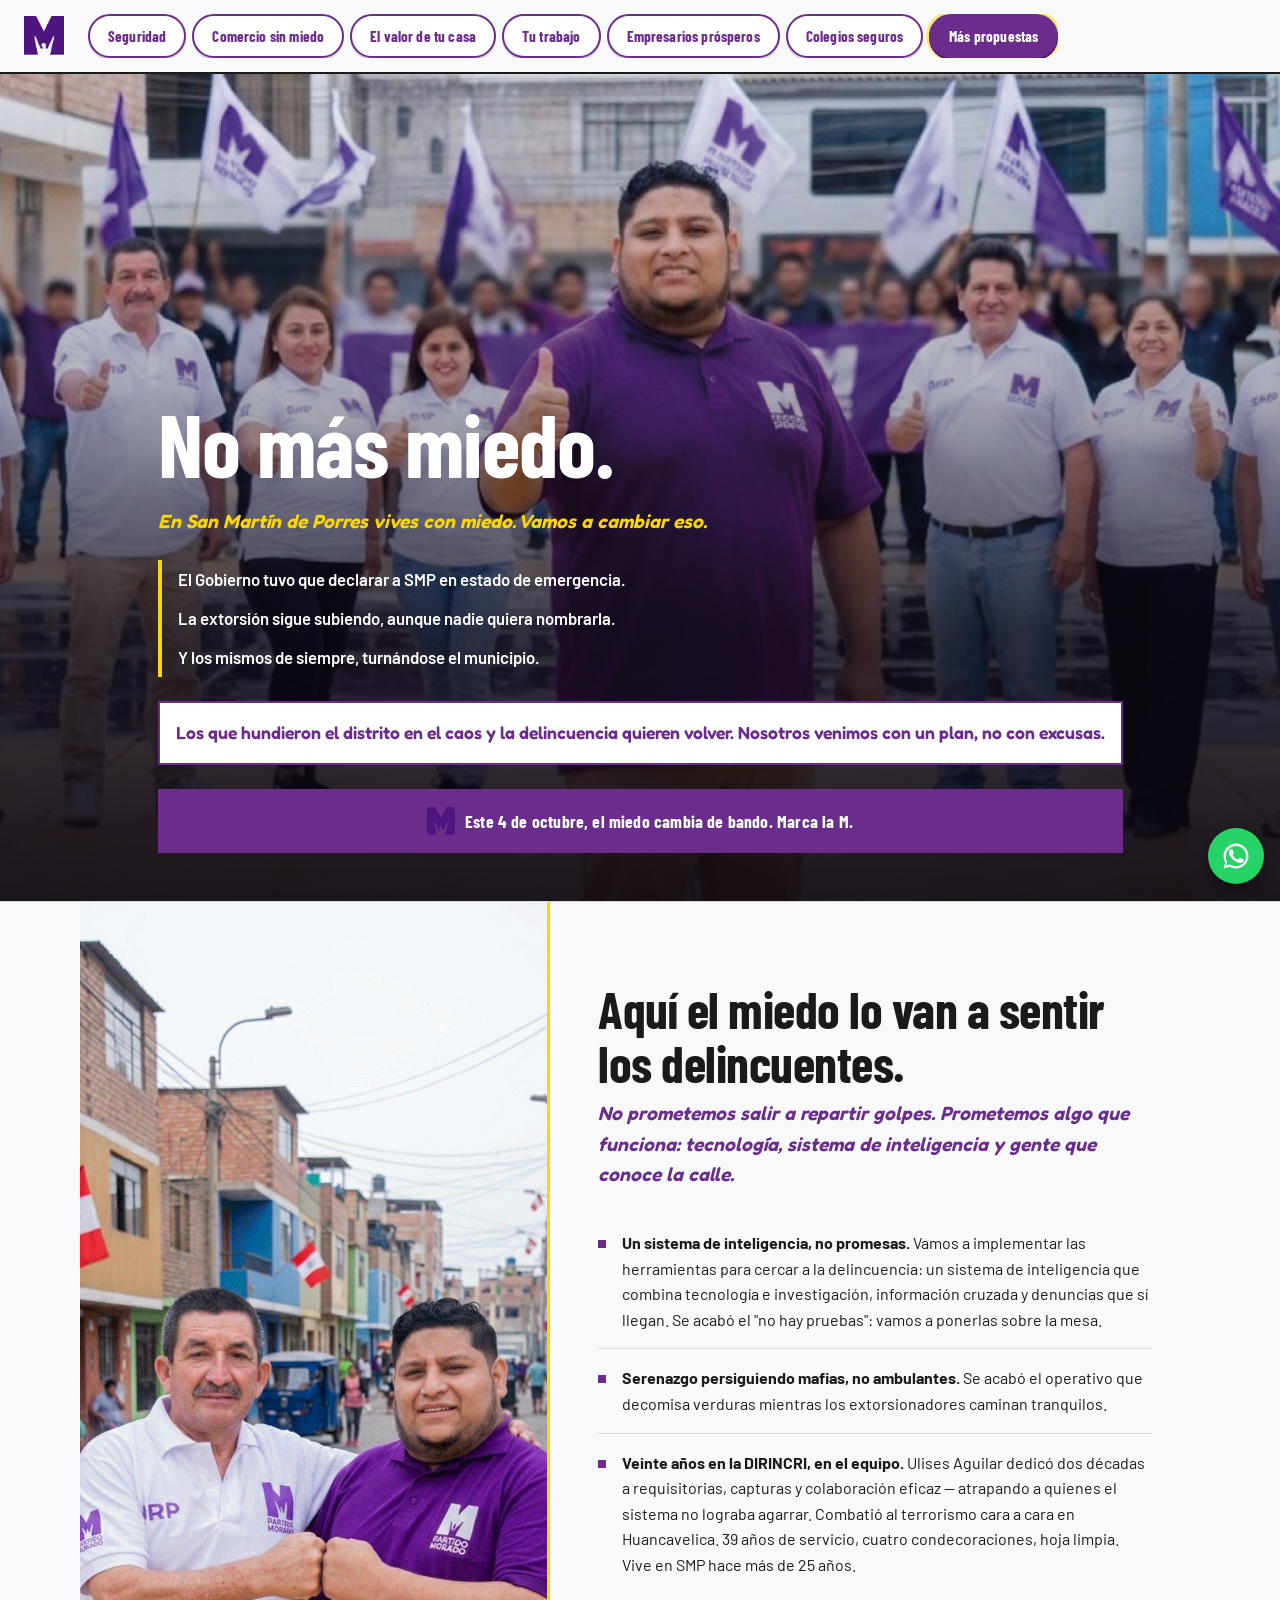
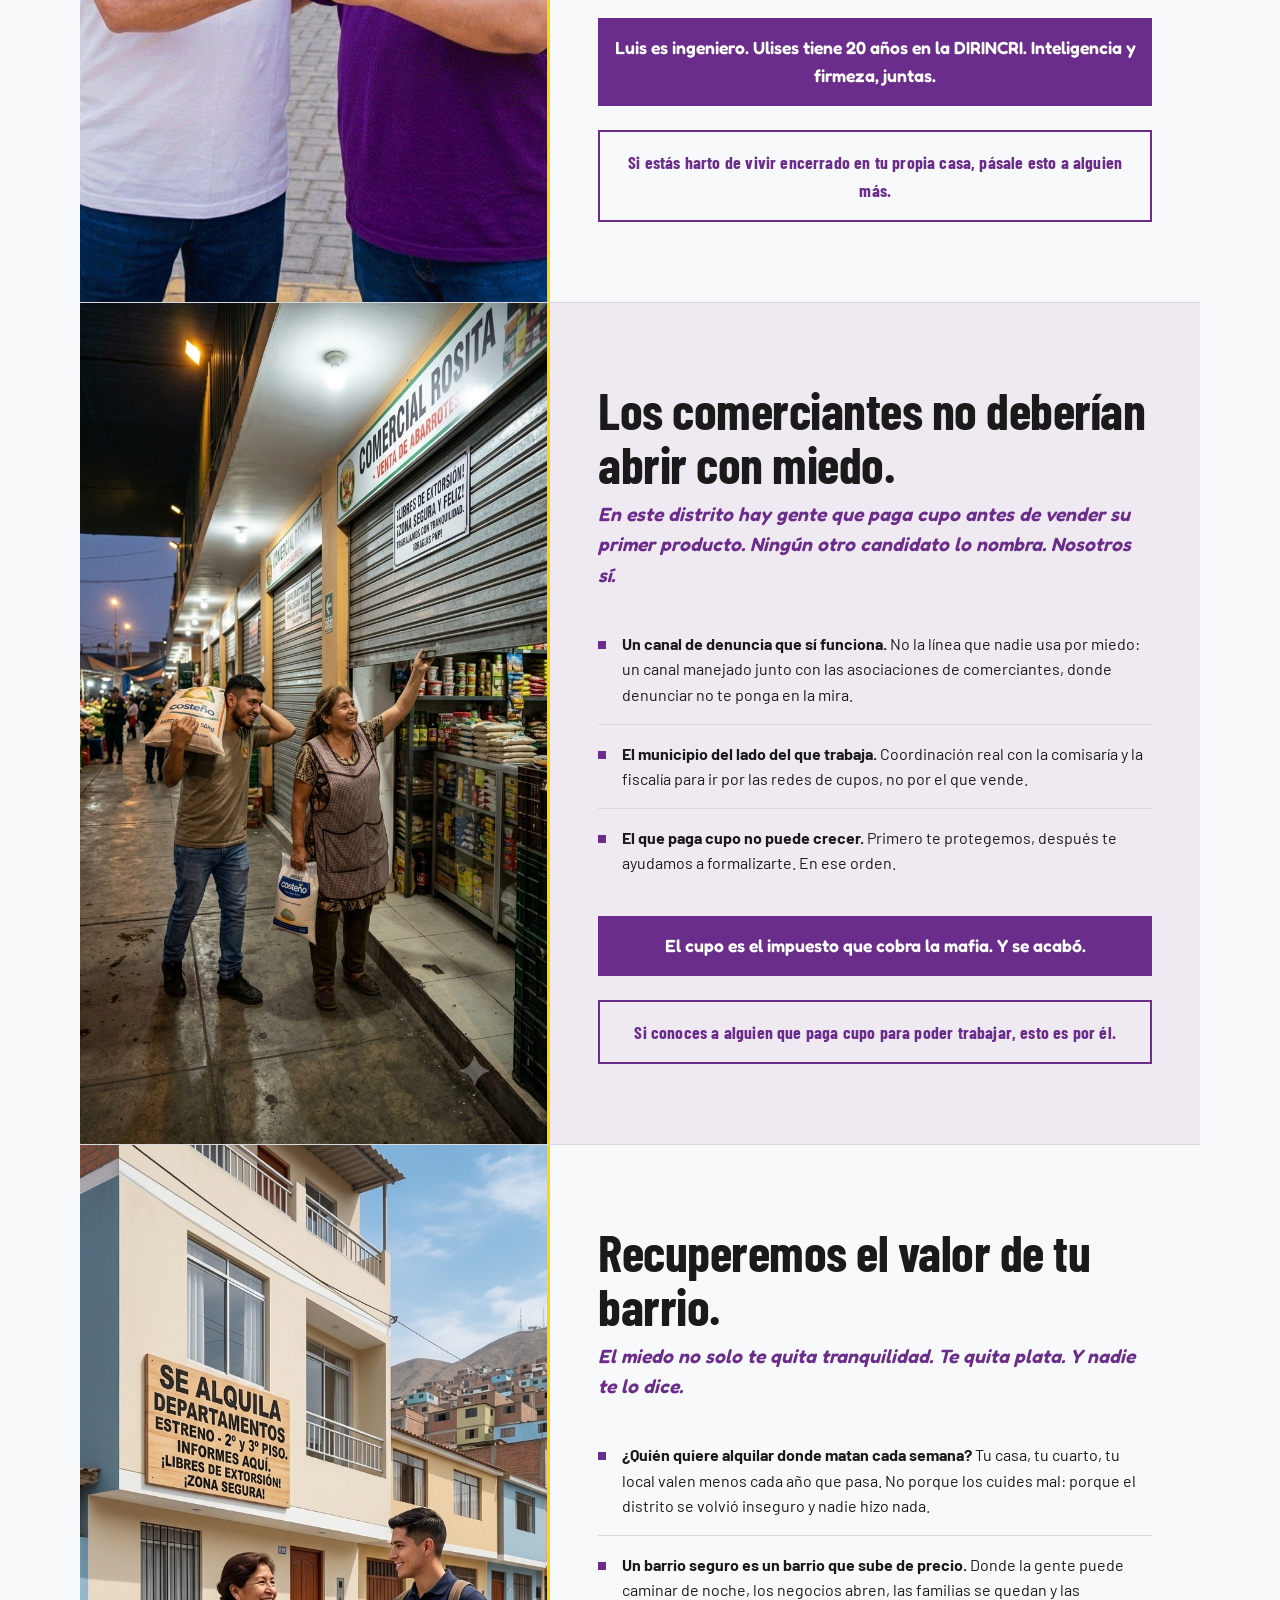
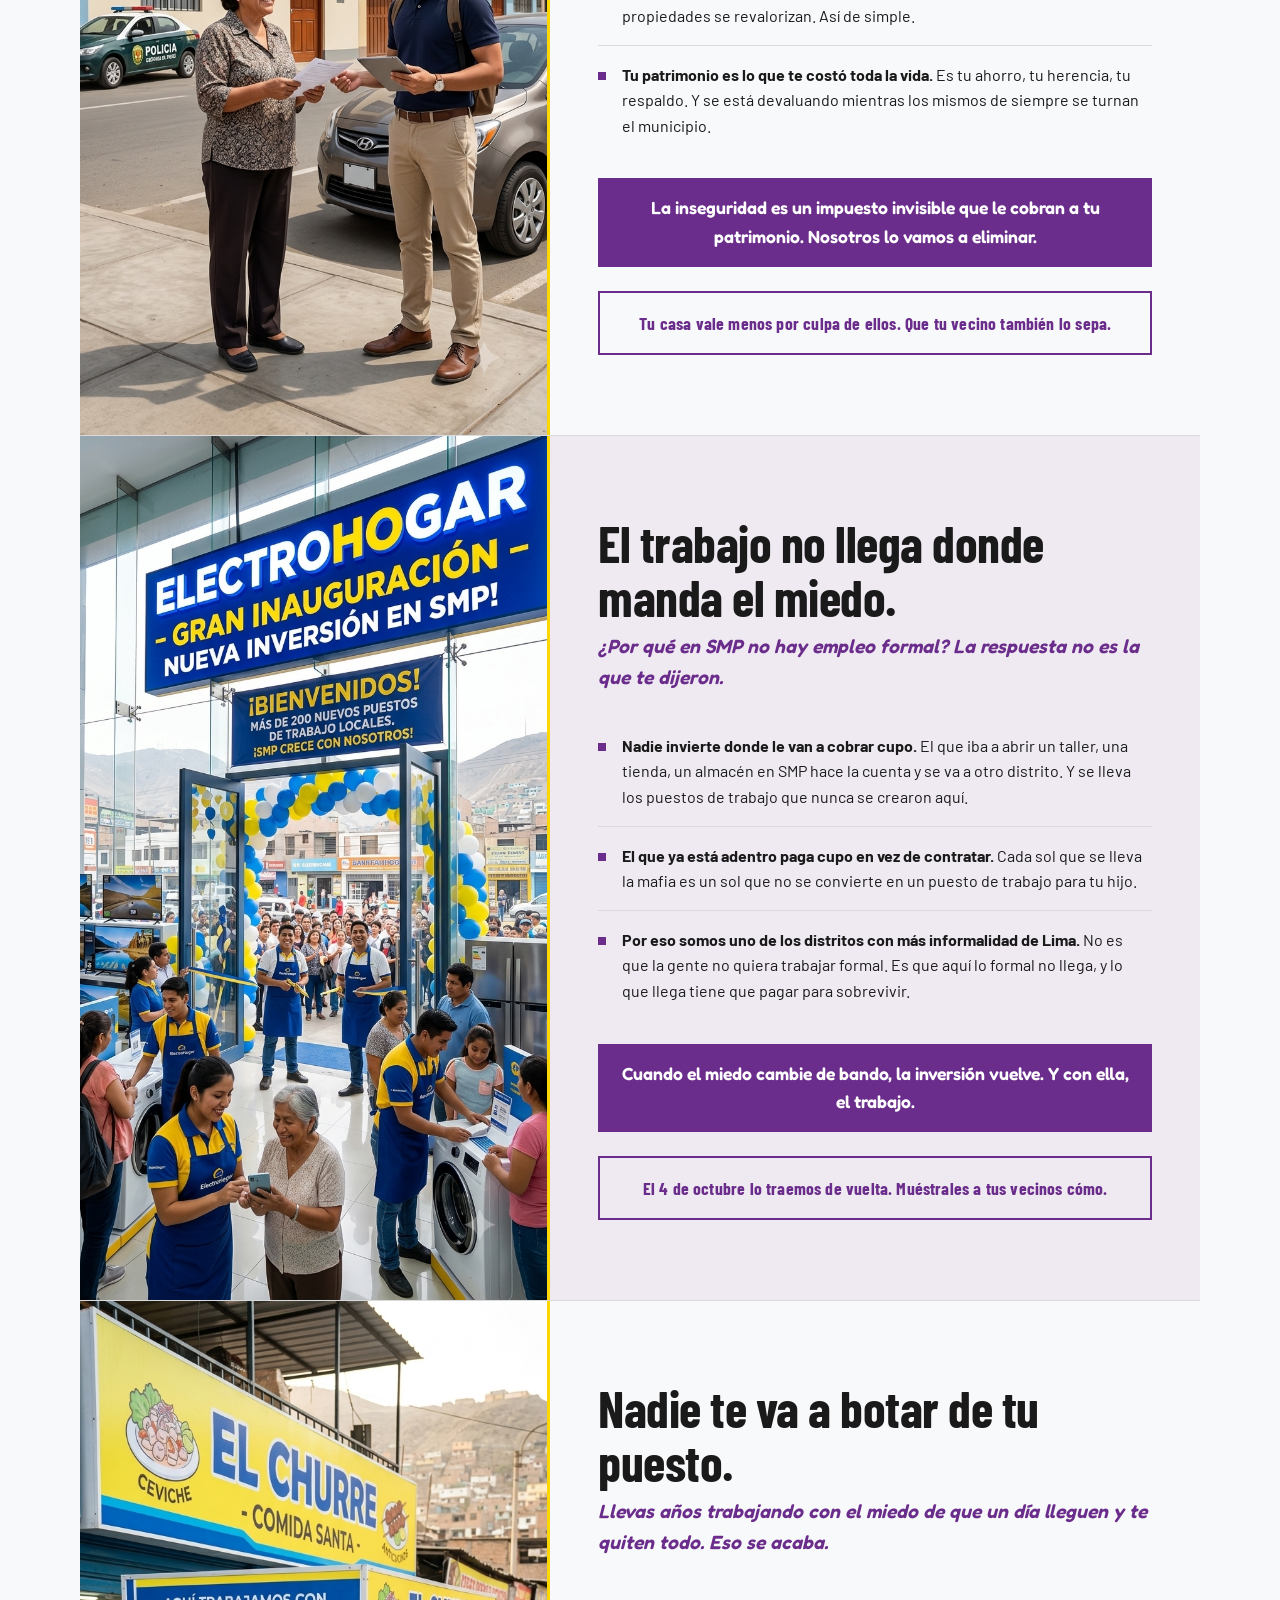
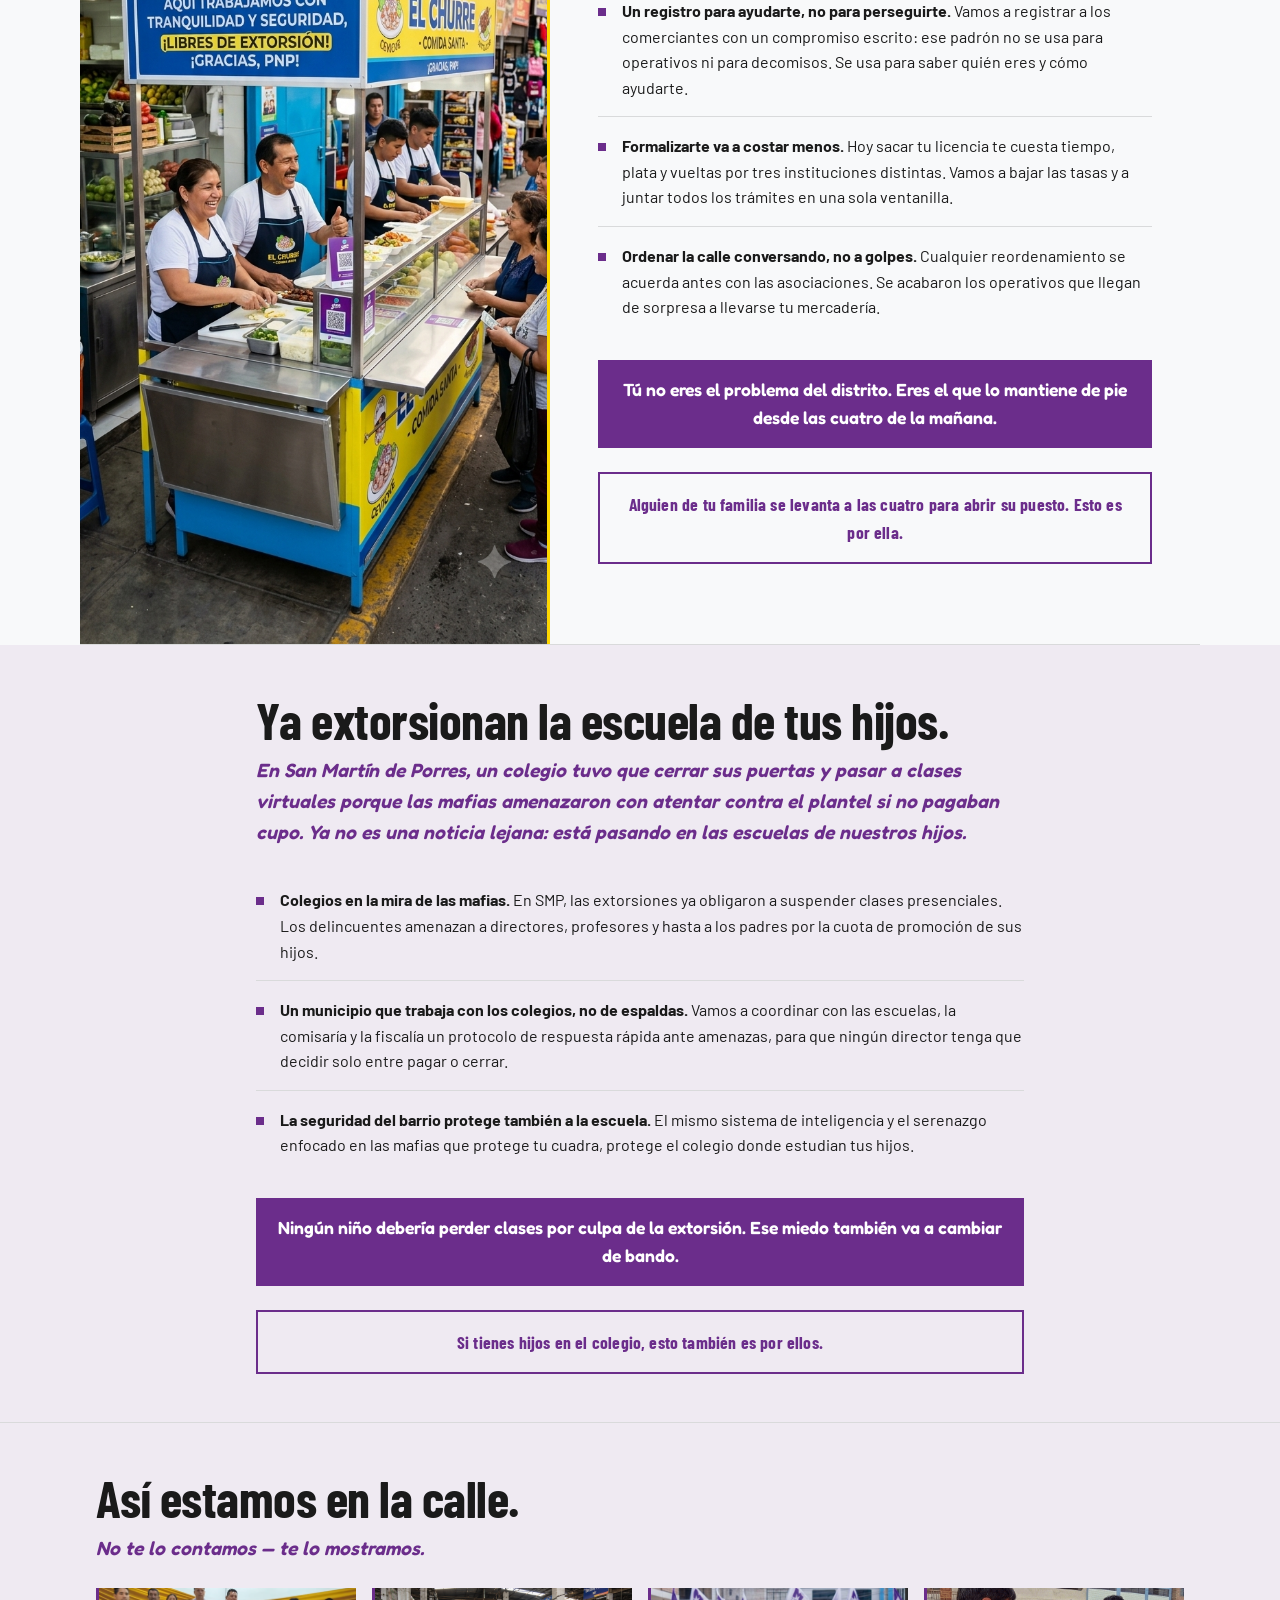
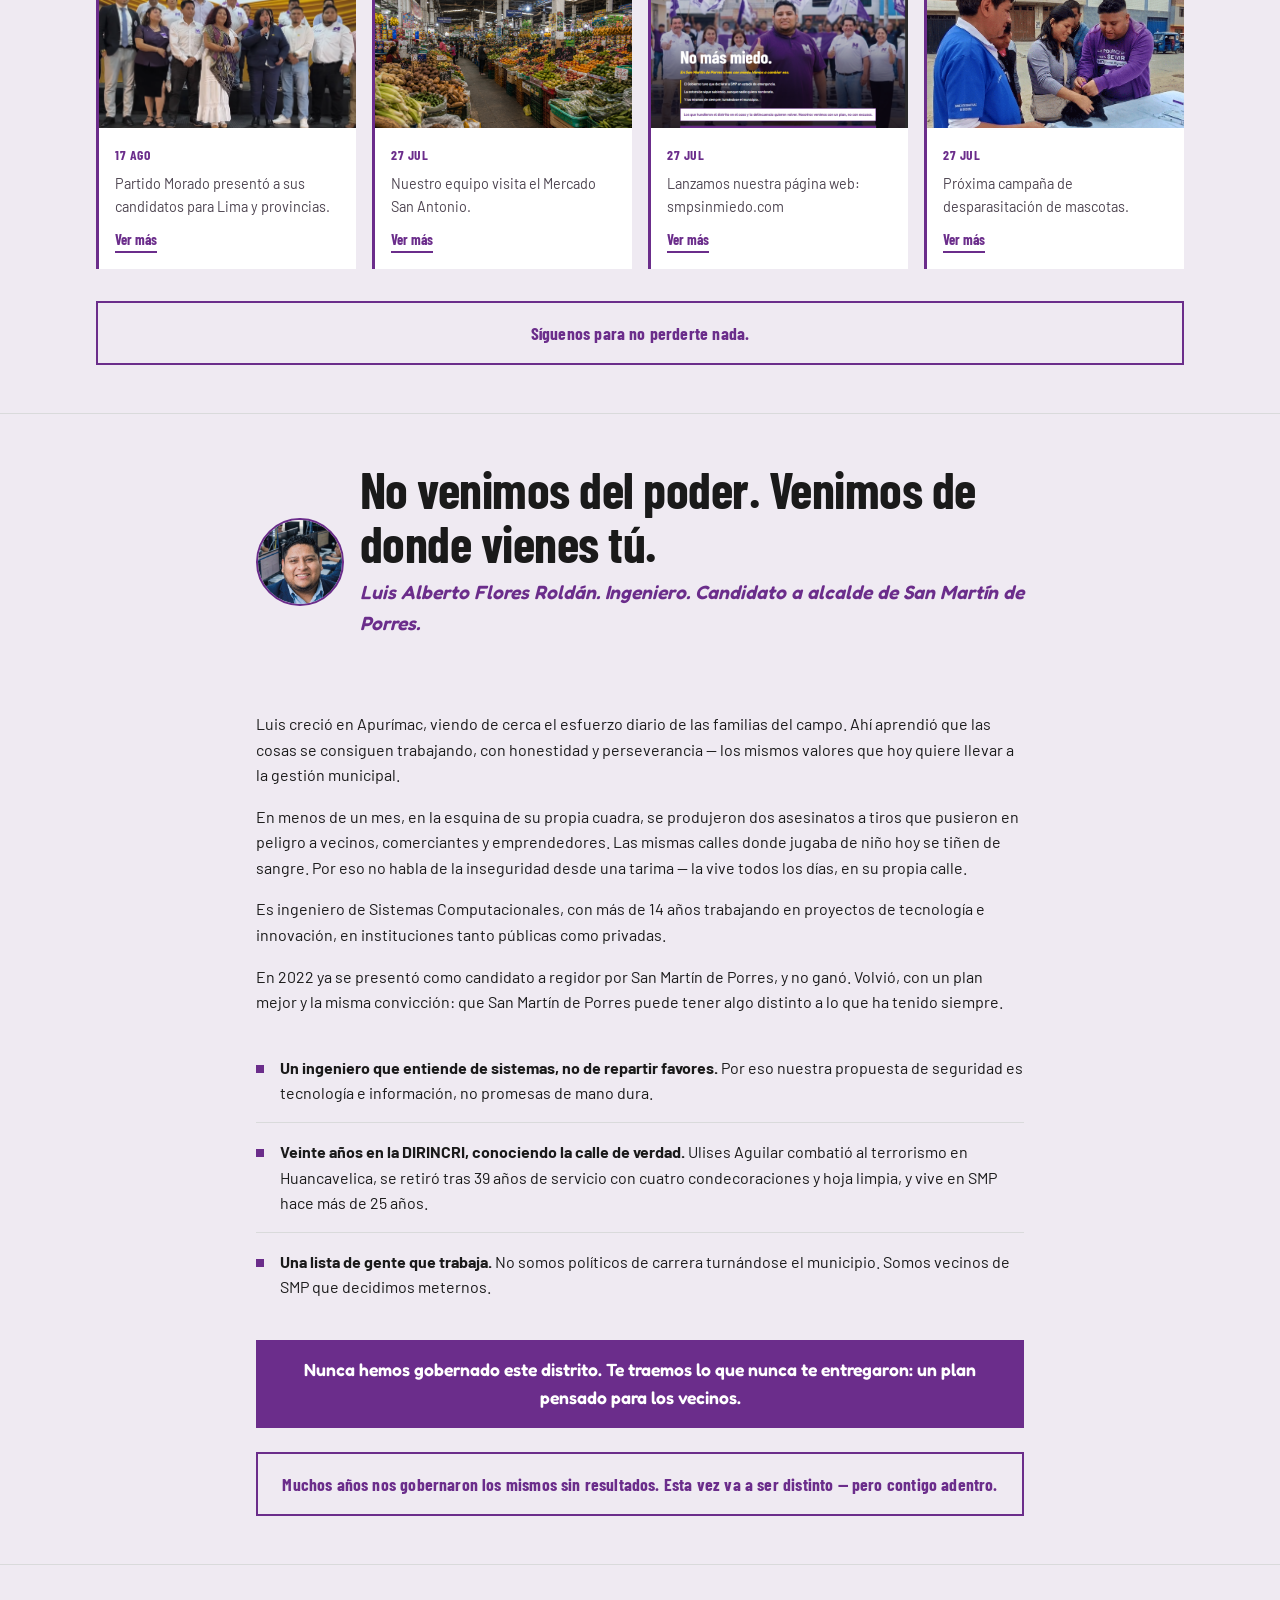
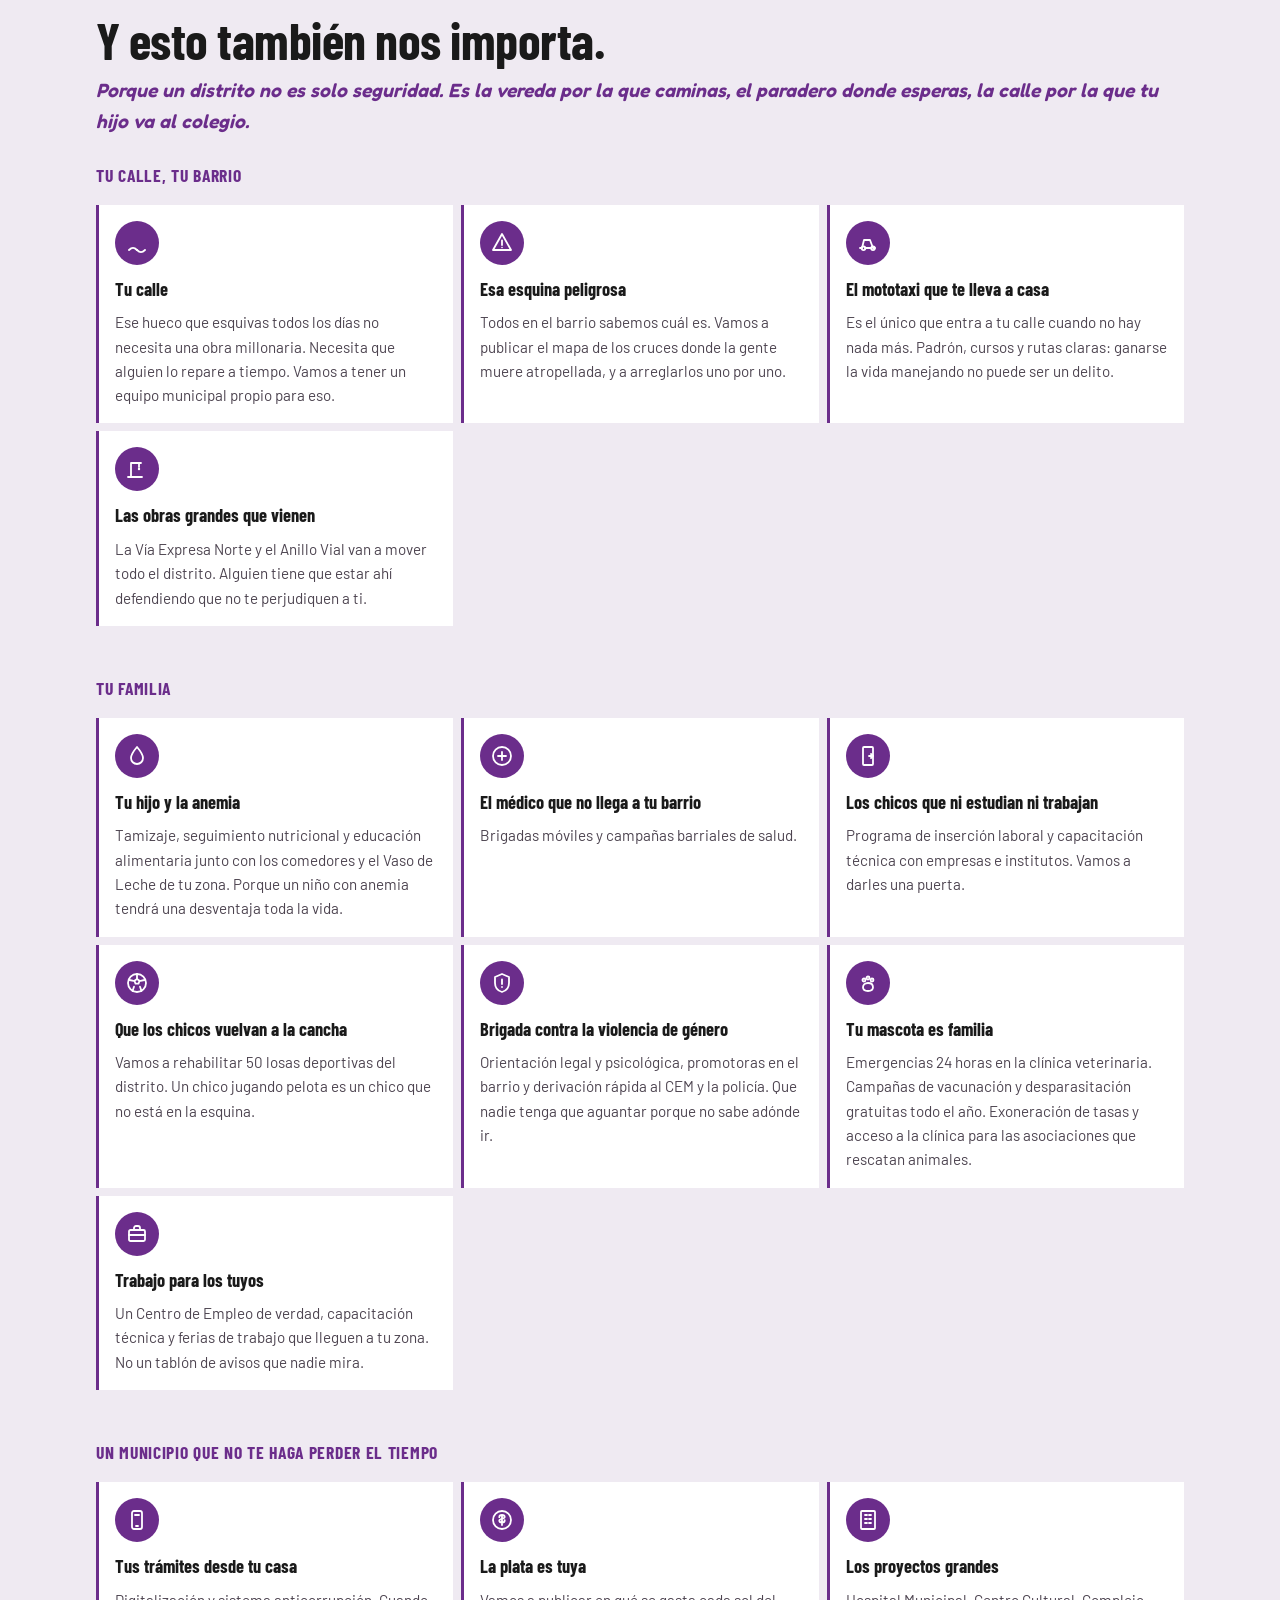
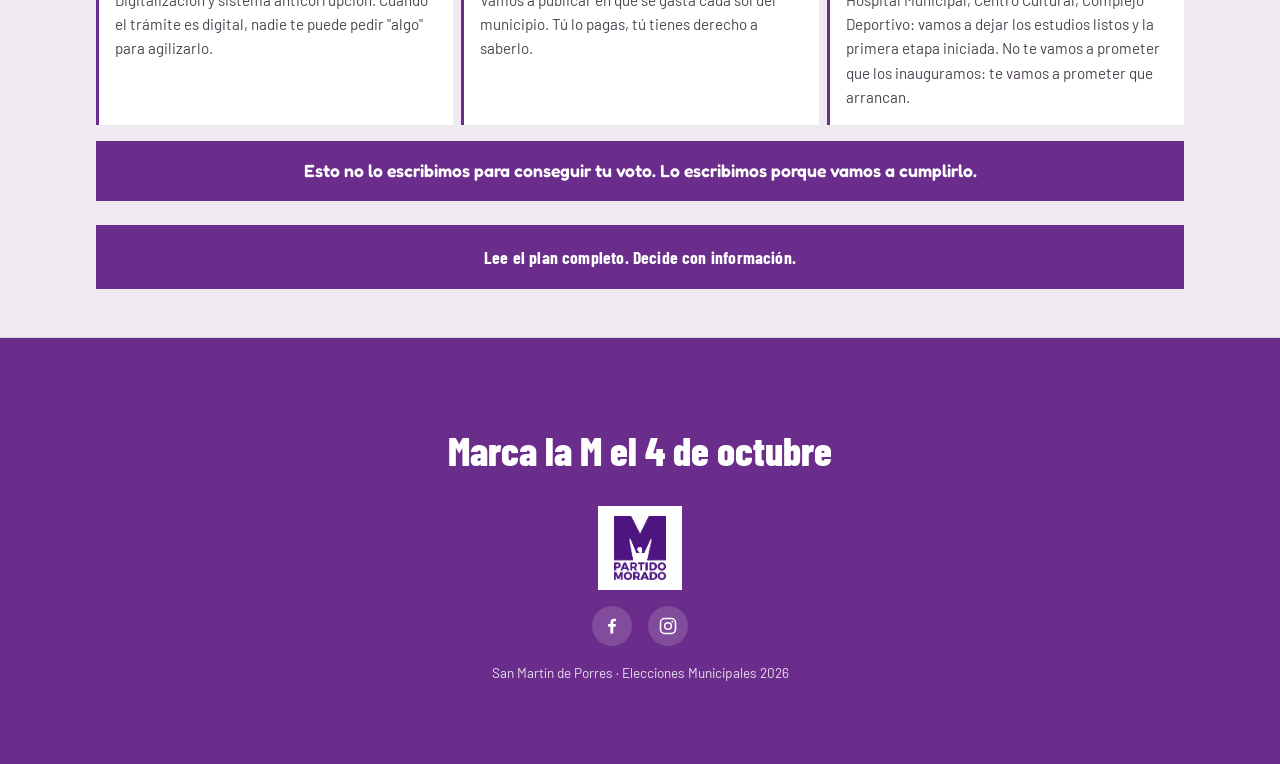
<file: index.html>
<!DOCTYPE html>
<html lang="es-PE">
<head>
<!-- Google tag (gtag.js) -->
<script async src="https://www.googletagmanager.com/gtag/js?id=G-V8FG48W2E9"></script>
<script>
  window.dataLayer = window.dataLayer || [];
  function gtag(){dataLayer.push(arguments);}
  gtag('js', new Date());

  gtag('config', 'G-V8FG48W2E9');
</script>
<meta charset="UTF-8">
<meta name="viewport" content="width=device-width, initial-scale=1">
<title>No más miedo · Luis Flores Roldán · Partido Morado SMP 2026</title>
<meta name="description" content="Luis Alberto Flores Roldán, candidato a alcalde de San Martín de Porres por el Partido Morado. Seguridad, trabajo y un municipio que cumple. Marca la M el 4 de octubre.">

<link rel="preconnect" href="https://fonts.googleapis.com">
<link rel="preconnect" href="https://fonts.gstatic.com" crossorigin>
<link href="https://fonts.googleapis.com/css2?family=Barlow+Condensed:wght@600;700;800&family=Barlow:wght@400;500;600;700&family=Fredoka:wght@500;600;700&display=swap" rel="stylesheet">

<link rel="stylesheet" href="css/styles.css">
<script>document.documentElement.classList.add('js');</script>
</head>
<body>

<a
  href="https://wa.me/51953260163?text=Hola%2C%20quiero%20comunicarme%20con%20la%20campa%C3%B1a%20de%20Luis%20Flores"
  class="whatsapp-float"
  target="_blank"
  rel="noopener"
  aria-label="Escríbenos por WhatsApp"
>
  <svg viewBox="0 0 24 24" fill="currentColor"><path d="M17.47 14.38c-.29-.15-1.7-.84-1.97-.93-.26-.1-.46-.15-.65.15-.2.29-.75.93-.92 1.12-.17.2-.34.22-.63.08-.29-.15-1.22-.45-2.32-1.43-.86-.76-1.44-1.71-1.6-2-.17-.29-.02-.45.13-.6.13-.13.29-.34.44-.51.15-.17.2-.29.29-.48.1-.2.05-.37-.02-.51-.08-.15-.65-1.58-.9-2.16-.24-.58-.48-.5-.65-.5h-.56c-.2 0-.51.07-.78.37-.26.29-1.02 1-1.02 2.44s1.05 2.83 1.19 3.02c.15.2 2.07 3.16 5.02 4.43.7.3 1.25.48 1.68.62.7.22 1.34.19 1.84.12.56-.08 1.7-.7 1.94-1.36.24-.67.24-1.25.17-1.36-.07-.12-.26-.19-.55-.34z"/><path d="M12.02 2C6.5 2 2 6.48 2 12c0 1.87.51 3.62 1.4 5.13L2 22l4.99-1.31A9.96 9.96 0 0012.02 22C17.5 22 22 17.52 22 12S17.5 2 12.02 2zm0 18.13c-1.7 0-3.28-.47-4.63-1.28l-.33-.2-3.06.8.82-2.98-.21-.31A8.06 8.06 0 013.94 12c0-4.44 3.63-8.06 8.08-8.06 4.44 0 8.06 3.62 8.06 8.06 0 4.45-3.62 8.13-8.06 8.13z"/></svg>
</a>

<header class="site-header">
  <a href="#inicio" class="logo-mark" aria-label="Partido Morado - Inicio">
    <span class="logo-crop">
      <img src="img/logo-partido-morado.png" alt="Partido Morado" class="logo-img">
    </span>
  </a>
  <nav class="block-nav" aria-label="Navegación de secciones">
    <a href="#seguridad">Seguridad</a>
    <a href="#extorsion">Comercio sin miedo</a>
    <a href="#tu-casa">El valor de tu casa</a>
    <a href="#trabajo">Tu trabajo</a>
    <a href="#comerciantes">Empresarios prósperos</a>
    <a href="#colegios">Colegios seguros</a>
    <a href="#propuestas">Más propuestas</a>
  </nav>
</header>

<main>

  <!-- BLOQUE 1 — INICIO -->
  <section id="inicio" class="block block--hero">
    <div class="hero-media">
      <img
        src="img/foto-hero-mitin.jpg"
        alt="Luis Alberto Flores Roldán con simpatizantes del Partido Morado en San Martín de Porres"
        class="hero-photo"
        loading="eager"
        fetchpriority="high"
      >
      <div class="hero-scrim"></div>
    </div>
    <div class="hero-content block__inner" data-animate>
      <h1 class="headline headline--xl">No más miedo.</h1>
      <p class="subtitle subtitle--on-dark">En San Martín de Porres vives con miedo. Vamos a cambiar eso.</p>

      <ul class="punch-list punch-list--on-dark" role="list">
        <li>El Gobierno tuvo que declarar a SMP en estado de emergencia.</li>
        <li>La extorsión sigue subiendo, aunque nadie quiera nombrarla.</li>
        <li>Y los mismos de siempre, turnándose el municipio.</li>
      </ul>

      <p class="closing-line">Los que hundieron el distrito en el caos y la delincuencia quieren volver. Nosotros venimos con un plan, no con excusas.</p>

      <a href="#propuestas" class="cta cta--solid cta--with-logo">
        <span class="logo-crop logo-crop--cta"><img src="img/logo-partido-morado.png" alt=""></span>
        Este 4 de octubre, el miedo cambia de bando. Marca la M.
      </a>
    </div>
  </section>

  <!-- BLOQUE 2 — SEGURIDAD -->
  <section id="seguridad" class="block block--photo">
    <div class="photo-frame">
      <img src="img/foto-02-seguridad-luis-ulises.png" alt="Luis Alberto Flores Roldán y Ulises Aguilar, en una calle de San Martín de Porres">
    </div>
    <div class="block__inner" data-animate>
      <h2 class="headline headline--lg">Aquí el miedo lo van a sentir los delincuentes.</h2>
      <p class="subtitle">No prometemos salir a repartir golpes. Prometemos algo que funciona: tecnología, sistema de inteligencia y gente que conoce la calle.</p>

      <ul class="bullet-list">
        <li><strong>Un sistema de inteligencia, no promesas.</strong> Vamos a implementar las herramientas para cercar a la delincuencia: un sistema de inteligencia que combina tecnología e investigación, información cruzada y denuncias que sí llegan. Se acabó el "no hay pruebas": vamos a ponerlas sobre la mesa.</li>
        <li><strong>Serenazgo persiguiendo mafias, no ambulantes.</strong> Se acabó el operativo que decomisa verduras mientras los extorsionadores caminan tranquilos.</li>
        <li><strong>Veinte años en la DIRINCRI, en el equipo.</strong> Ulises Aguilar dedicó dos décadas a requisitorias, capturas y colaboración eficaz — atrapando a quienes el sistema no lograba agarrar. Combatió al terrorismo cara a cara en Huancavelica. 39 años de servicio, cuatro condecoraciones, hoja limpia. Vive en SMP hace más de 25 años.</li>
      </ul>

      <p class="closing-line">Luis es ingeniero. Ulises tiene 20 años en la DIRINCRI. Inteligencia y firmeza, juntas.</p>

      <a href="#" class="cta cta--outline" data-share>Si estás harto de vivir encerrado en tu propia casa, pásale esto a alguien más.</a>
    </div>
  </section>

  <!-- BLOQUE 2b — EXTORSIÓN (continuación visual del bloque 2) -->
  <section id="extorsion" class="block block--alt block--photo">
    <div class="photo-frame">
      <img src="img/TEMP-foto-03-extorsion.png" alt="Comerciantes de un negocio de abarrotes, zona libre de extorsión" style="object-position: center 72%;">
    </div>
    <div class="block__inner" data-animate>
      <h2 class="headline headline--lg">Los comerciantes no deberían abrir con miedo.</h2>
      <p class="subtitle">En este distrito hay gente que paga cupo antes de vender su primer producto. Ningún otro candidato lo nombra. Nosotros sí.</p>

      <ul class="bullet-list">
        <li><strong>Un canal de denuncia que sí funciona.</strong> No la línea que nadie usa por miedo: un canal manejado junto con las asociaciones de comerciantes, donde denunciar no te ponga en la mira.</li>
        <li><strong>El municipio del lado del que trabaja.</strong> Coordinación real con la comisaría y la fiscalía para ir por las redes de cupos, no por el que vende.</li>
        <li><strong>El que paga cupo no puede crecer.</strong> Primero te protegemos, después te ayudamos a formalizarte. En ese orden.</li>
      </ul>

      <p class="closing-line">El cupo es el impuesto que cobra la mafia. Y se acabó.</p>

      <a href="#" class="cta cta--outline" data-share>Si conoces a alguien que paga cupo para poder trabajar, esto es por él.</a>
    </div>
  </section>

  <!-- BLOQUE 3 — TU CASA -->
  <section id="tu-casa" class="block block--photo">
    <div class="photo-frame">
      <img src="img/TEMP-foto-04-tu-casa.png" alt="Calle residencial de SMP con letrero de zona segura" style="object-position: center 70%;">
    </div>
    <div class="block__inner" data-animate>
      <h2 class="headline headline--lg">Recuperemos el valor de tu barrio.</h2>
      <p class="subtitle">El miedo no solo te quita tranquilidad. Te quita plata. Y nadie te lo dice.</p>

      <ul class="bullet-list">
        <li><strong>¿Quién quiere alquilar donde matan cada semana?</strong> Tu casa, tu cuarto, tu local valen menos cada año que pasa. No porque los cuides mal: porque el distrito se volvió inseguro y nadie hizo nada.</li>
        <li><strong>Un barrio seguro es un barrio que sube de precio.</strong> Donde la gente puede caminar de noche, los negocios abren, las familias se quedan y las propiedades se revalorizan. Así de simple.</li>
        <li><strong>Tu patrimonio es lo que te costó toda la vida.</strong> Es tu ahorro, tu herencia, tu respaldo. Y se está devaluando mientras los mismos de siempre se turnan el municipio.</li>
      </ul>

      <p class="closing-line">La inseguridad es un impuesto invisible que le cobran a tu patrimonio. Nosotros lo vamos a eliminar.</p>

      <a href="#" class="cta cta--outline" data-share>Tu casa vale menos por culpa de ellos. Que tu vecino también lo sepa.</a>
    </div>
  </section>

  <!-- BLOQUE 3b — EL TRABAJO (continuación visual del bloque 3) -->
  <section id="trabajo" class="block block--alt block--photo">
    <div class="photo-frame">
      <img src="img/TEMP-foto-05-trabajo.png" alt="Inauguración de una tienda con nuevos puestos de trabajo en SMP" style="object-position: center 65%;">
    </div>
    <div class="block__inner" data-animate>
      <h2 class="headline headline--lg">El trabajo no llega donde manda el miedo.</h2>
      <p class="subtitle">¿Por qué en SMP no hay empleo formal? La respuesta no es la que te dijeron.</p>

      <ul class="bullet-list">
        <li><strong>Nadie invierte donde le van a cobrar cupo.</strong> El que iba a abrir un taller, una tienda, un almacén en SMP hace la cuenta y se va a otro distrito. Y se lleva los puestos de trabajo que nunca se crearon aquí.</li>
        <li><strong>El que ya está adentro paga cupo en vez de contratar.</strong> Cada sol que se lleva la mafia es un sol que no se convierte en un puesto de trabajo para tu hijo.</li>
        <li><strong>Por eso somos uno de los distritos con más informalidad de Lima.</strong> No es que la gente no quiera trabajar formal. Es que aquí lo formal no llega, y lo que llega tiene que pagar para sobrevivir.</li>
      </ul>

      <p class="closing-line">Cuando el miedo cambie de bando, la inversión vuelve. Y con ella, el trabajo.</p>

      <a href="#" class="cta cta--outline" data-share>El 4 de octubre lo traemos de vuelta. Muéstrales a tus vecinos cómo.</a>
    </div>
  </section>

  <!-- BLOQUE 4 — COMERCIANTES Y FORMALIZACIÓN -->
  <section id="comerciantes" class="block block--photo">
    <div class="photo-frame">
      <img src="img/TEMP-foto-06-comerciantes.png" alt="Puesto de comida en un mercado de SMP con clientas y vendedores" style="object-position: center 65%;">
    </div>
    <div class="block__inner" data-animate>
      <h2 class="headline headline--lg">Nadie te va a botar de tu puesto.</h2>
      <p class="subtitle">Llevas años trabajando con el miedo de que un día lleguen y te quiten todo. Eso se acaba.</p>

      <ul class="bullet-list">
        <li><strong>Un registro para ayudarte, no para perseguirte.</strong> Vamos a registrar a los comerciantes con un compromiso escrito: ese padrón no se usa para operativos ni para decomisos. Se usa para saber quién eres y cómo ayudarte.</li>
        <li><strong>Formalizarte va a costar menos.</strong> Hoy sacar tu licencia te cuesta tiempo, plata y vueltas por tres instituciones distintas. Vamos a bajar las tasas y a juntar todos los trámites en una sola ventanilla.</li>
        <li><strong>Ordenar la calle conversando, no a golpes.</strong> Cualquier reordenamiento se acuerda antes con las asociaciones. Se acabaron los operativos que llegan de sorpresa a llevarse tu mercadería.</li>
      </ul>

      <p class="closing-line">Tú no eres el problema del distrito. Eres el que lo mantiene de pie desde las cuatro de la mañana.</p>

      <a href="#" class="cta cta--outline" data-share>Alguien de tu familia se levanta a las cuatro para abrir su puesto. Esto es por ella.</a>
    </div>
  </section>

  <!-- BLOQUE 4.2 — COLEGIOS -->
  <section id="colegios" class="block block--alt">
    <div class="block__inner" data-animate>
      <h2 class="headline headline--lg">Ya extorsionan la escuela de tus hijos.</h2>
      <p class="subtitle">En San Martín de Porres, un colegio tuvo que cerrar sus puertas y pasar a clases virtuales porque las mafias amenazaron con atentar contra el plantel si no pagaban cupo. Ya no es una noticia lejana: está pasando en las escuelas de nuestros hijos.</p>

      <ul class="bullet-list">
        <li><strong>Colegios en la mira de las mafias.</strong> En SMP, las extorsiones ya obligaron a suspender clases presenciales. Los delincuentes amenazan a directores, profesores y hasta a los padres por la cuota de promoción de sus hijos.</li>
        <li><strong>Un municipio que trabaja con los colegios, no de espaldas.</strong> Vamos a coordinar con las escuelas, la comisaría y la fiscalía un protocolo de respuesta rápida ante amenazas, para que ningún director tenga que decidir solo entre pagar o cerrar.</li>
        <li><strong>La seguridad del barrio protege también a la escuela.</strong> El mismo sistema de inteligencia y el serenazgo enfocado en las mafias que protege tu cuadra, protege el colegio donde estudian tus hijos.</li>
      </ul>

      <p class="closing-line">Ningún niño debería perder clases por culpa de la extorsión. Ese miedo también va a cambiar de bando.</p>

      <a href="#" class="cta cta--outline" data-share>Si tienes hijos en el colegio, esto también es por ellos.</a>
    </div>
  </section>

  <!-- BLOQUE 4.5 — ASÍ ESTAMOS EN LA CALLE -->
  <section id="actividad" class="block block--alt">
    <div class="block__inner block__inner--wide" data-animate>
      <h2 class="headline headline--lg">Así estamos en la calle.</h2>
      <p class="subtitle">No te lo contamos — te lo mostramos.</p>
      <div id="actividad-cards" class="activity-grid" aria-live="polite"></div>
      <a href="#" class="cta cta--outline" style="margin-top: var(--space-md);">Síguenos para no perderte nada.</a>
    </div>
  </section>

  <!-- BLOQUE 5 — QUIÉN ES LUIS -->
  <section id="luis" class="block block--alt">
    <div class="block__inner block__inner--bio" data-animate>
      <div class="photo-frame photo-frame--avatar">
        <img src="img/foto-07-luis-bio.gif" alt="Retrato de Luis Alberto Flores Roldán">
      </div>
      <div>
        <h2 class="headline headline--lg">No venimos del poder. Venimos de donde vienes tú.</h2>
        <p class="subtitle">Luis Alberto Flores Roldán. Ingeniero. Candidato a alcalde de San Martín de Porres.</p>
      </div>
    </div>

    <div class="block__inner" data-animate>
      <div class="bio-copy">
        <p>Luis creció en Apurímac, viendo de cerca el esfuerzo diario de las familias del campo. Ahí aprendió que las cosas se consiguen trabajando, con honestidad y perseverancia — los mismos valores que hoy quiere llevar a la gestión municipal.</p>
        <p>En menos de un mes, en la esquina de su propia cuadra, se produjeron dos asesinatos a tiros que pusieron en peligro a vecinos, comerciantes y emprendedores. Las mismas calles donde jugaba de niño hoy se tiñen de sangre. Por eso no habla de la inseguridad desde una tarima — la vive todos los días, en su propia calle.</p>
        <p>Es ingeniero de Sistemas Computacionales, con más de 14 años trabajando en proyectos de tecnología e innovación, en instituciones tanto públicas como privadas.</p>
        <p>En 2022 ya se presentó como candidato a regidor por San Martín de Porres, y no ganó. Volvió, con un plan mejor y la misma convicción: que San Martín de Porres puede tener algo distinto a lo que ha tenido siempre.</p>
      </div>

      <ul class="bullet-list">
        <li><strong>Un ingeniero que entiende de sistemas, no de repartir favores.</strong> Por eso nuestra propuesta de seguridad es tecnología e información, no promesas de mano dura.</li>
        <li><strong>Veinte años en la DIRINCRI, conociendo la calle de verdad.</strong> Ulises Aguilar combatió al terrorismo en Huancavelica, se retiró tras 39 años de servicio con cuatro condecoraciones y hoja limpia, y vive en SMP hace más de 25 años.</li>
        <li><strong>Una lista de gente que trabaja.</strong> No somos políticos de carrera turnándose el municipio. Somos vecinos de SMP que decidimos meternos.</li>
      </ul>

      <p class="closing-line">Nunca hemos gobernado este distrito. Te traemos lo que nunca te entregaron: un plan pensado para los vecinos.</p>

      <a href="#" class="cta cta--outline" data-share>Muchos años nos gobernaron los mismos sin resultados. Esta vez va a ser distinto — pero contigo adentro.</a>
    </div>
  </section>

  <!-- BLOQUE 6 — OTRAS PROPUESTAS -->
  <section id="propuestas" class="block block--alt">
    <div class="block__inner block__inner--wide" data-animate>
      <h2 class="headline headline--lg">Y esto también nos importa.</h2>
      <p class="subtitle">Porque un distrito no es solo seguridad. Es la vereda por la que caminas, el paradero donde esperas, la calle por la que tu hijo va al colegio.</p>

      <h3 class="group-title">Tu calle, tu barrio</h3>
      <div class="cards-grid">
        <article class="prop-card">
          <div class="card-icon"><svg viewBox="0 0 24 24" fill="none" stroke="currentColor" stroke-width="1.8" stroke-linecap="round" stroke-linejoin="round"><path d="M4 19c3-3 5-3 8 0s5 3 8 0"/><circle cx="12" cy="19" r="1.1" fill="currentColor" stroke="none"/></svg></div>
          <h4>Tu calle</h4>
          <p>Ese hueco que esquivas todos los días no necesita una obra millonaria. Necesita que alguien lo repare a tiempo. Vamos a tener un equipo municipal propio para eso.</p>
        </article>
        <article class="prop-card">
          <div class="card-icon"><svg viewBox="0 0 24 24" fill="none" stroke="currentColor" stroke-width="1.8" stroke-linecap="round" stroke-linejoin="round"><path d="M12 3 21 19H3z"/><line x1="12" y1="9.5" x2="12" y2="14"/><circle cx="12" cy="16.5" r="0.8" fill="currentColor" stroke="none"/></svg></div>
          <h4>Esa esquina peligrosa</h4>
          <p>Todos en el barrio sabemos cuál es. Vamos a publicar el mapa de los cruces donde la gente muere atropellada, y a arreglarlos uno por uno.</p>
        </article>
        <article class="prop-card">
          <div class="card-icon"><svg viewBox="0 0 24 24" fill="none" stroke="currentColor" stroke-width="1.8" stroke-linecap="round" stroke-linejoin="round"><path d="M4 17h2m3 0h6m2 0h2M6 17l2-8h6l3 8"/><circle cx="7.5" cy="17.3" r="1.8"/><circle cx="17" cy="17.3" r="1.8"/></svg></div>
          <h4>El mototaxi que te lleva a casa</h4>
          <p>Es el único que entra a tu calle cuando no hay nada más. Padrón, cursos y rutas claras: ganarse la vida manejando no puede ser un delito.</p>
        </article>
        <article class="prop-card">
          <div class="card-icon"><svg viewBox="0 0 24 24" fill="none" stroke="currentColor" stroke-width="1.8" stroke-linecap="round" stroke-linejoin="round"><path d="M6 20V6M6 6h10M14 6v4"/><path d="M3 20h14"/><circle cx="14" cy="12" r="1.2" fill="currentColor" stroke="none"/></svg></div>
          <h4>Las obras grandes que vienen</h4>
          <p>La Vía Expresa Norte y el Anillo Vial van a mover todo el distrito. Alguien tiene que estar ahí defendiendo que no te perjudiquen a ti.</p>
        </article>
      </div>

      <h3 class="group-title">Tu familia</h3>
      <div class="cards-grid">
        <article class="prop-card">
          <div class="card-icon"><svg viewBox="0 0 24 24" fill="none" stroke="currentColor" stroke-width="1.8" stroke-linecap="round" stroke-linejoin="round"><path d="M12 3s6 7 6 11a6 6 0 01-12 0c0-4 6-11 6-11z"/></svg></div>
          <h4>Tu hijo y la anemia</h4>
          <p>Tamizaje, seguimiento nutricional y educación alimentaria junto con los comedores y el Vaso de Leche de tu zona. Porque un niño con anemia tendrá una desventaja toda la vida.</p>
        </article>
        <article class="prop-card">
          <div class="card-icon"><svg viewBox="0 0 24 24" fill="none" stroke="currentColor" stroke-width="1.8" stroke-linecap="round" stroke-linejoin="round"><circle cx="12" cy="12" r="9"/><path d="M12 8v8M8 12h8"/></svg></div>
          <h4>El médico que no llega a tu barrio</h4>
          <p>Brigadas móviles y campañas barriales de salud.</p>
        </article>
        <article class="prop-card">
          <div class="card-icon"><svg viewBox="0 0 24 24" fill="none" stroke="currentColor" stroke-width="1.8" stroke-linecap="round" stroke-linejoin="round"><rect x="7" y="3" width="10" height="18" rx="1"/><path d="M13 12h4m-2-2 2 2-2 2"/></svg></div>
          <h4>Los chicos que ni estudian ni trabajan</h4>
          <p>Programa de inserción laboral y capacitación técnica con empresas e institutos. Vamos a darles una puerta.</p>
        </article>
        <article class="prop-card">
          <div class="card-icon"><svg viewBox="0 0 24 24" fill="none" stroke="currentColor" stroke-width="1.8" stroke-linecap="round" stroke-linejoin="round"><circle cx="12" cy="12" r="9"/><path d="M12 8l2.5 1.8-1 2.9h-3l-1-2.9z"/><path d="M12 3v5M4.5 9l4 .8M19.5 9l-4 .8M7.5 20l1.5-4.3M16.5 20 15 15.7"/></svg></div>
          <h4>Que los chicos vuelvan a la cancha</h4>
          <p>Vamos a rehabilitar 50 losas deportivas del distrito. Un chico jugando pelota es un chico que no está en la esquina.</p>
        </article>
        <article class="prop-card">
          <div class="card-icon"><svg viewBox="0 0 24 24" fill="none" stroke="currentColor" stroke-width="1.8" stroke-linecap="round" stroke-linejoin="round"><path d="M12 3l7 3v6c0 5-3.5 8-7 9-3.5-1-7-4-7-9V6z"/><path d="M12 8.5v4.5m0 3h.01"/></svg></div>
          <h4>Brigada contra la violencia de género</h4>
          <p>Orientación legal y psicológica, promotoras en el barrio y derivación rápida al CEM y la policía. Que nadie tenga que aguantar porque no sabe adónde ir.</p>
        </article>
        <article class="prop-card">
          <div class="card-icon"><svg viewBox="0 0 24 24" fill="none" stroke="currentColor" stroke-width="1.8" stroke-linecap="round" stroke-linejoin="round"><circle cx="8" cy="9" r="1.5"/><circle cx="12" cy="7" r="1.5"/><circle cx="16" cy="9" r="1.5"/><path d="M12 12c-3 0-5 2-5 4.3S9 20 12 20s5-1.2 5-3.7S15 12 12 12z"/></svg></div>
          <h4>Tu mascota es familia</h4>
          <p>Emergencias 24 horas en la clínica veterinaria. Campañas de vacunación y desparasitación gratuitas todo el año. Exoneración de tasas y acceso a la clínica para las asociaciones que rescatan animales.</p>
        </article>
        <article class="prop-card">
          <div class="card-icon"><svg viewBox="0 0 24 24" fill="none" stroke="currentColor" stroke-width="1.8" stroke-linecap="round" stroke-linejoin="round"><rect x="4" y="8" width="16" height="11" rx="1.5"/><path d="M9 8V6a2 2 0 012-2h2a2 2 0 012 2v2"/><path d="M4 13h16"/></svg></div>
          <h4>Trabajo para los tuyos</h4>
          <p>Un Centro de Empleo de verdad, capacitación técnica y ferias de trabajo que lleguen a tu zona. No un tablón de avisos que nadie mira.</p>
        </article>
      </div>

      <h3 class="group-title">Un municipio que no te haga perder el tiempo</h3>
      <div class="cards-grid">
        <article class="prop-card">
          <div class="card-icon"><svg viewBox="0 0 24 24" fill="none" stroke="currentColor" stroke-width="1.8" stroke-linecap="round" stroke-linejoin="round"><rect x="7" y="3" width="10" height="18" rx="2"/><path d="M10 7h4"/><path d="M11 18h2"/></svg></div>
          <h4>Tus trámites desde tu casa</h4>
          <p>Digitalización y sistema anticorrupción. Cuando el trámite es digital, nadie te puede pedir "algo" para agilizarlo.</p>
        </article>
        <article class="prop-card">
          <div class="card-icon"><svg viewBox="0 0 24 24" fill="none" stroke="currentColor" stroke-width="1.8" stroke-linecap="round" stroke-linejoin="round"><circle cx="12" cy="12" r="9"/><path d="M12 7v10M9.3 9.2c0-1.2 1.2-2.2 2.7-2.2s2.7.9 2.7 2c0 2.1-5.4 1.4-5.4 3.5 0 1.1 1.2 2 2.7 2s2.7-1 2.7-2.3"/></svg></div>
          <h4>La plata es tuya</h4>
          <p>Vamos a publicar en qué se gasta cada sol del municipio. Tú lo pagas, tú tienes derecho a saberlo.</p>
        </article>
        <article class="prop-card">
          <div class="card-icon"><svg viewBox="0 0 24 24" fill="none" stroke="currentColor" stroke-width="1.8" stroke-linecap="round" stroke-linejoin="round"><rect x="5" y="3" width="14" height="18" rx="1"/><path d="M9 7h2M13 7h2M9 11h2M13 11h2M9 15h2M13 15h2"/></svg></div>
          <h4>Los proyectos grandes</h4>
          <p>Hospital Municipal, Centro Cultural, Complejo Deportivo: vamos a dejar los estudios listos y la primera etapa iniciada. No te vamos a prometer que los inauguramos: te vamos a prometer que arrancan.</p>
        </article>
      </div>

      <p class="closing-line">Esto no lo escribimos para conseguir tu voto. Lo escribimos porque vamos a cumplirlo.</p>

      <a href="plan-gobierno.pdf" class="cta cta--solid" download>Lee el plan completo. Decide con información.</a>
    </div>
  </section>

</main>

<footer class="site-footer">
  <p class="footer-cta">Marca la M el 4 de octubre</p>
  <div class="footer-logo-badge">
    <img src="img/logo-partido-morado.png" alt="Partido Morado">
  </div>
  <div class="footer-social">
    <a href="https://www.facebook.com/LuisFloresSMP" target="_blank" rel="noopener" aria-label="Facebook de la campaña">
      <svg viewBox="0 0 24 24" fill="currentColor"><path d="M13.5 21v-8.1h2.72l.41-3.16h-3.13V7.71c0-.91.25-1.53 1.56-1.53h1.67V3.35A22.4 22.4 0 0014.1 3.2c-2.35 0-3.96 1.44-3.96 4.07v2.47H7.4v3.16h2.74V21z"/></svg>
    </a>
    <a href="https://www.instagram.com/luisfloressmp/" target="_blank" rel="noopener" aria-label="Instagram de la campaña">
      <svg viewBox="0 0 24 24" fill="none" stroke="currentColor" stroke-width="1.8"><rect x="3" y="3" width="18" height="18" rx="5"/><circle cx="12" cy="12" r="4"/><circle cx="17.2" cy="6.8" r="1.1" fill="currentColor" stroke="none"/></svg>
    </a>
  </div>
  <p class="footer-note">San Martín de Porres · Elecciones Municipales 2026</p>
</footer>

<script src="js/actividades-data.js"></script>
<script src="js/main.js"></script>
</body>
</html>
<!-- auto-deploy test Mon Jul 27 10:01:27 HPS 2026 -->
</file>
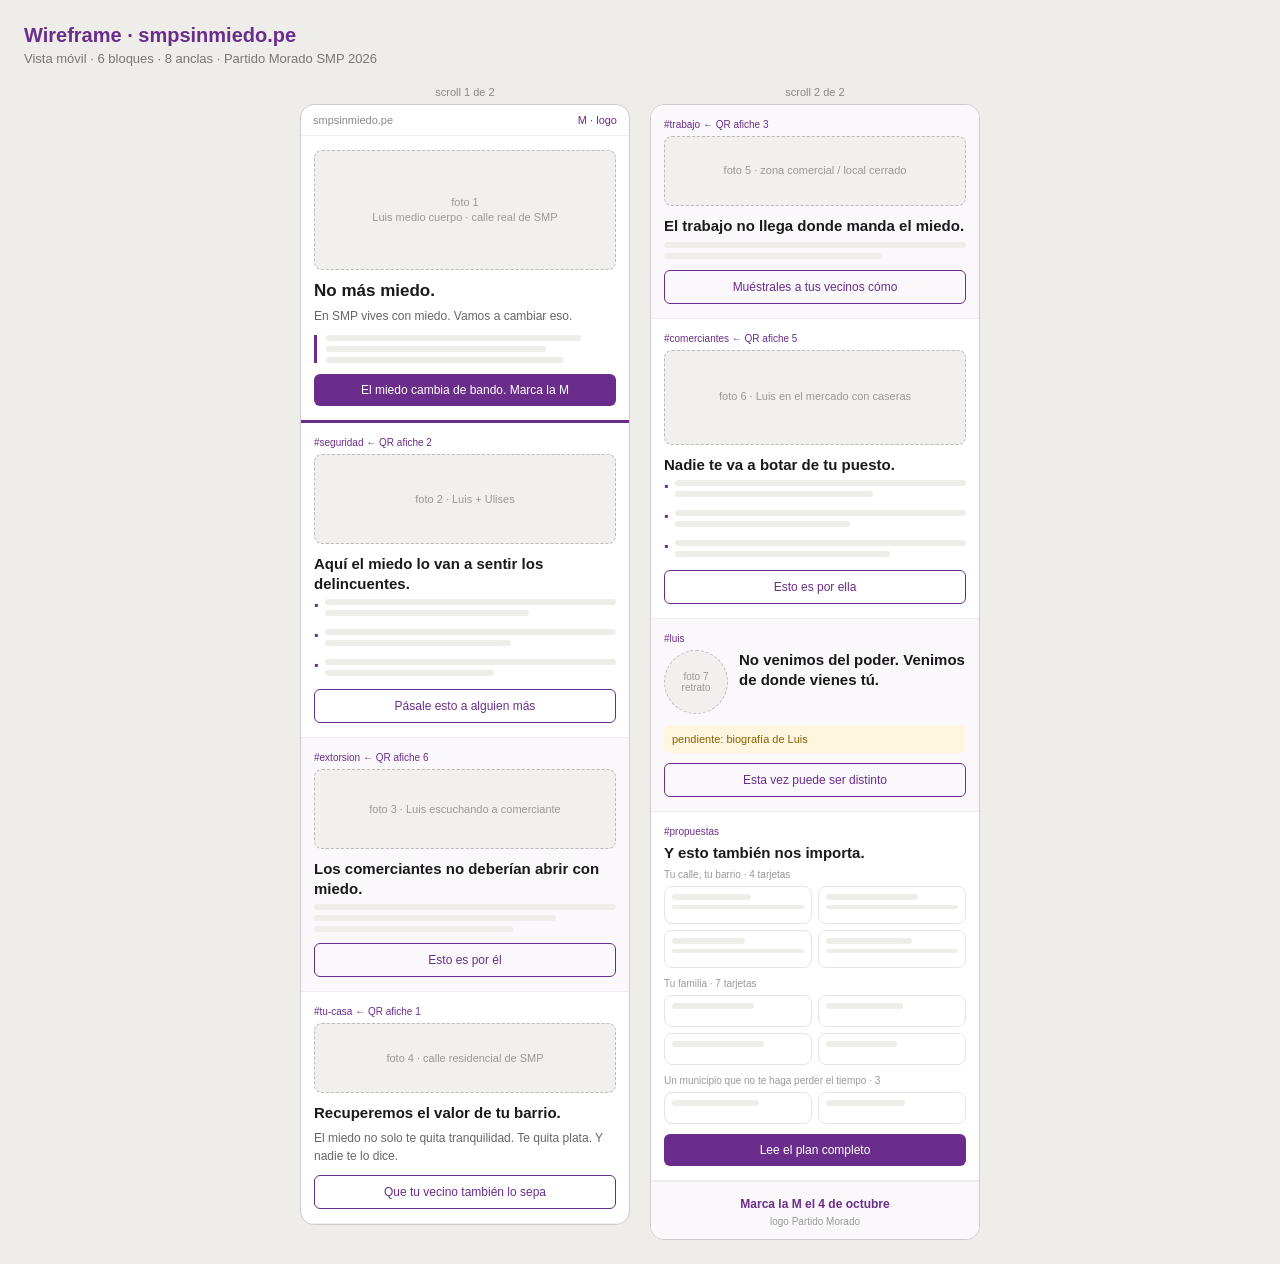
<file: wireframe_landing.html>
<!DOCTYPE html>
<html lang="es"><head><meta charset="utf-8"><title>Wireframe · smpsinmiedo.pe</title>
<style>
*{margin:0;padding:0;box-sizing:border-box}
body{font-family:Arial,Helvetica,sans-serif;background:#EFEDEA;padding:24px;color:#1a1a1a}
h1{font-size:20px;color:#6B2D8B;margin-bottom:4px}
.sub{font-size:13px;color:#777;margin-bottom:20px}
.cols{display:flex;gap:20px;flex-wrap:wrap;justify-content:center}
.phone{width:330px;background:#fff;border:1px solid #ccc;border-radius:14px;overflow:hidden}
.lbl{text-align:center;font-size:11px;color:#888;margin-bottom:6px}
.bar{padding:9px 12px;border-bottom:1px solid #eee;display:flex;justify-content:space-between;font-size:11px;color:#888}
.sec{padding:14px 13px;border-bottom:1px solid #eee}
.alt{background:#FAF8FB}
.hero{border-bottom:3px solid #6B2D8B}
.anc{font-size:10px;color:#6B2D8B;margin-bottom:6px}
.img{background:#F2F0EE;border:1px dashed #bbb;border-radius:8px;display:flex;align-items:center;justify-content:center;font-size:11px;color:#999;text-align:center;line-height:1.4;margin-bottom:10px;padding:6px}
h2{font-size:17px;font-weight:bold;line-height:1.25;margin-bottom:6px}
h3{font-size:15px;font-weight:bold;line-height:1.3;margin-bottom:6px}
.txt{font-size:12px;color:#666;line-height:1.5;margin-bottom:10px}
.ln{height:6px;background:#EFEDEA;border-radius:3px;margin-bottom:5px}
.bul{display:flex;gap:7px;margin-bottom:8px}
.dot{color:#6B2D8B;font-size:12px;line-height:1}
.bul>div{flex:1}
.cta{font-size:12px;text-align:center;padding:9px;border-radius:6px}
.cta.full{background:#6B2D8B;color:#fff}
.cta.out{border:1px solid #6B2D8B;color:#6B2D8B}
.grp{font-size:10px;color:#999;margin-bottom:6px}
.cards{display:grid;grid-template-columns:1fr 1fr;gap:6px;margin-bottom:10px}
.card{border:1px solid #e5e5e5;border-radius:8px;padding:7px;height:38px}
.warn{background:#FFF6E0;border-radius:6px;padding:8px;font-size:11px;color:#8a6100;margin-bottom:10px}
.foot{padding:12px;text-align:center;background:#FAF8FB;border-top:1px solid #eee}
.foot b{font-size:12px;color:#6B2D8B}
.foot span{display:block;font-size:10px;color:#999;margin-top:4px}
.avatar{width:64px;height:64px;border-radius:50%;background:#F2F0EE;border:1px dashed #bbb;display:flex;align-items:center;justify-content:center;font-size:10px;color:#999;text-align:center;flex-shrink:0}
</style></head><body>

<h1>Wireframe · smpsinmiedo.pe</h1>
<div class="sub">Vista móvil · 6 bloques · 8 anclas · Partido Morado SMP 2026</div>

<div class="cols">

<div>
<div class="lbl">scroll 1 de 2</div>
<div class="phone">
<div class="bar"><span>smpsinmiedo.pe</span><span style="color:#6B2D8B">M · logo</span></div>

<div class="sec hero">
<div class="img" style="height:120px">foto 1<br>Luis medio cuerpo · calle real de SMP</div>
<h2>No más miedo.</h2>
<div class="txt">En SMP vives con miedo. Vamos a cambiar eso.</div>
<div style="border-left:3px solid #6B2D8B;padding-left:9px;margin-bottom:11px">
<div class="ln" style="width:88%"></div><div class="ln" style="width:76%"></div><div class="ln" style="width:82%"></div>
</div>
<div class="cta full">El miedo cambia de bando. Marca la M</div>
</div>

<div class="sec">
<div class="anc">#seguridad ← QR afiche 2</div>
<div class="img" style="height:90px">foto 2 · Luis + Ulises</div>
<h3>Aquí el miedo lo van a sentir los delincuentes.</h3>
<div class="bul"><span class="dot">▪</span><div><div class="ln"></div><div class="ln" style="width:70%"></div></div></div>
<div class="bul"><span class="dot">▪</span><div><div class="ln"></div><div class="ln" style="width:64%"></div></div></div>
<div class="bul"><span class="dot">▪</span><div><div class="ln"></div><div class="ln" style="width:58%"></div></div></div>
<div class="cta out">Pásale esto a alguien más</div>
</div>

<div class="sec alt">
<div class="anc">#extorsion ← QR afiche 6</div>
<div class="img" style="height:80px">foto 3 · Luis escuchando a comerciante</div>
<h3>Los comerciantes no deberían abrir con miedo.</h3>
<div class="ln"></div><div class="ln" style="width:80%"></div><div class="ln" style="width:66%;margin-bottom:11px"></div>
<div class="cta out">Esto es por él</div>
</div>

<div class="sec">
<div class="anc">#tu-casa ← QR afiche 1</div>
<div class="img" style="height:70px">foto 4 · calle residencial de SMP</div>
<h3>Recuperemos el valor de tu barrio.</h3>
<div class="txt">El miedo no solo te quita tranquilidad. Te quita plata. Y nadie te lo dice.</div>
<div class="cta out">Que tu vecino también lo sepa</div>
</div>

</div></div>

<div>
<div class="lbl">scroll 2 de 2</div>
<div class="phone">

<div class="sec alt">
<div class="anc">#trabajo ← QR afiche 3</div>
<div class="img" style="height:70px">foto 5 · zona comercial / local cerrado</div>
<h3>El trabajo no llega donde manda el miedo.</h3>
<div class="ln"></div><div class="ln" style="width:72%;margin-bottom:11px"></div>
<div class="cta out">Muéstrales a tus vecinos cómo</div>
</div>

<div class="sec">
<div class="anc">#comerciantes ← QR afiche 5</div>
<div class="img" style="height:95px">foto 6 · Luis en el mercado con caseras</div>
<h3>Nadie te va a botar de tu puesto.</h3>
<div class="bul"><span class="dot">▪</span><div><div class="ln"></div><div class="ln" style="width:68%"></div></div></div>
<div class="bul"><span class="dot">▪</span><div><div class="ln"></div><div class="ln" style="width:60%"></div></div></div>
<div class="bul"><span class="dot">▪</span><div><div class="ln"></div><div class="ln" style="width:74%"></div></div></div>
<div class="cta out">Esto es por ella</div>
</div>

<div class="sec alt">
<div class="anc">#luis</div>
<div style="display:flex;gap:11px;margin-bottom:11px">
<div class="avatar">foto 7<br>retrato</div>
<h3 style="margin:0">No venimos del poder. Venimos de donde vienes tú.</h3>
</div>
<div class="warn">pendiente: biografía de Luis</div>
<div class="cta out">Esta vez puede ser distinto</div>
</div>

<div class="sec">
<div class="anc">#propuestas</div>
<h3>Y esto también nos importa.</h3>
<div class="grp">Tu calle, tu barrio · 4 tarjetas</div>
<div class="cards">
<div class="card"><div class="ln" style="width:60%"></div><div class="ln" style="height:4px"></div></div>
<div class="card"><div class="ln" style="width:70%"></div><div class="ln" style="height:4px"></div></div>
<div class="card"><div class="ln" style="width:55%"></div><div class="ln" style="height:4px"></div></div>
<div class="card"><div class="ln" style="width:65%"></div><div class="ln" style="height:4px"></div></div>
</div>
<div class="grp">Tu familia · 7 tarjetas</div>
<div class="cards">
<div class="card" style="height:32px"><div class="ln" style="width:62%"></div></div>
<div class="card" style="height:32px"><div class="ln" style="width:58%"></div></div>
<div class="card" style="height:32px"><div class="ln" style="width:70%"></div></div>
<div class="card" style="height:32px"><div class="ln" style="width:54%"></div></div>
</div>
<div class="grp">Un municipio que no te haga perder el tiempo · 3</div>
<div class="cards">
<div class="card" style="height:32px"><div class="ln" style="width:66%"></div></div>
<div class="card" style="height:32px"><div class="ln" style="width:60%"></div></div>
</div>
<div class="cta full">Lee el plan completo</div>
</div>

<div class="foot"><b>Marca la M el 4 de octubre</b><span>logo Partido Morado</span></div>

</div></div>

</div>
</body></html>
</file>
<file: css/styles.css>
/* ============================================
   SMP Sin Miedo — Partido Morado
   Design tokens
   ============================================ */
:root {
  --color-primary: #6B2D8B;
  --color-primary-dark: #521072;
  --color-accent: #FFD700;
  --color-bg: #F8F9FA;
  --color-bg-alt: #EFEAF2;
  --color-text: #1A1A1A;
  --color-text-muted: #4D4450;
  --color-border: #D9DADB;

  --font-display: "Barlow Condensed", "Arial Narrow", sans-serif;
  --font-body: "Barlow", Arial, Helvetica, sans-serif;
  --font-accent: "Fredoka", "Barlow", sans-serif;

  --space-xs: 8px;
  --space-sm: 16px;
  --space-md: 24px;
  --space-lg: 48px;
  --space-xl: 80px;

  --max-width: 760px;
  --content-width: 1120px;
  --touch-min: 44px;
}

/* ============================================
   Reset
   ============================================ */
*, *::before, *::after { box-sizing: border-box; }
html { scroll-behavior: smooth; overscroll-behavior-y: contain; }
body {
  margin: 0;
  font-family: var(--font-body);
  font-size: 16px;
  line-height: 1.6;
  color: var(--color-text);
  background: var(--color-bg);
  -webkit-font-smoothing: antialiased;
}
img { max-width: 100%; display: block; }
h1, h2, h3, h4, p, ul { margin: 0; }
a { color: inherit; text-decoration: none; }

@media (prefers-reduced-motion: reduce) {
  html { scroll-behavior: auto; }
  *, *::before, *::after { animation-duration: 0.01ms !important; transition-duration: 0.01ms !important; }
}

:focus-visible {
  outline: 3px solid var(--color-primary);
  outline-offset: 2px;
}

/* ============================================
   Scroll-reveal animation (progressive enhancement)
   Content is visible by default; JS + .js class opts
   into the animated version so nothing breaks if
   JavaScript fails to load.
   ============================================ */
.js [data-animate] {
  opacity: 0;
  transform: translateY(28px);
  transition: opacity 600ms ease, transform 600ms ease;
}
.js [data-animate].is-visible {
  opacity: 1;
  transform: translateY(0);
}

/* ============================================
   WhatsApp floating button
   ============================================ */
.whatsapp-float {
  position: fixed;
  right: var(--space-sm);
  bottom: var(--space-sm);
  z-index: 60;
  width: 56px;
  height: 56px;
  border-radius: 50%;
  background: #25D366;
  color: #fff;
  display: flex;
  align-items: center;
  justify-content: center;
  box-shadow: 0 4px 14px rgba(0, 0, 0, 0.3);
  cursor: pointer;
  transition: transform 150ms ease, box-shadow 150ms ease;
}
.whatsapp-float:hover,
.whatsapp-float:focus-visible {
  transform: scale(1.08);
  box-shadow: 0 6px 18px rgba(0, 0, 0, 0.35);
}
.whatsapp-float svg { width: 30px; height: 30px; }

/* ============================================
   Header + section nav
   ============================================ */
.site-header {
  position: sticky;
  top: 0;
  z-index: 50;
  display: flex;
  align-items: center;
  gap: var(--space-md);
  padding: 12px var(--space-sm);
  background: var(--color-bg);
  border-bottom: 2px solid var(--color-text);
  overflow: hidden;
}
.logo-mark {
  display: flex;
  align-items: center;
  gap: 10px;
  cursor: pointer;
  flex-shrink: 0;
}
.logo-crop {
  display: block;
  position: relative;
  width: 40px;
  height: 40px;
  overflow: hidden;
  flex-shrink: 0;
}
.logo-crop img {
  position: absolute;
  top: 0;
  left: 50%;
  transform: translateX(-50%);
  height: 56px;
  width: auto;
  max-width: none;
}

.block-nav {
  display: flex;
  gap: 6px;
  overflow-x: auto;
  scrollbar-width: none;
  -webkit-overflow-scrolling: touch;
}
.block-nav::-webkit-scrollbar { display: none; }
.block-nav a {
  flex-shrink: 0;
  font-family: var(--font-display);
  font-weight: 700;
  font-size: 0.95rem;
  letter-spacing: 0.01em;
  padding: 8px 18px;
  min-height: var(--touch-min);
  display: flex;
  align-items: center;
  border: 2px solid var(--color-primary);
  border-radius: 999px;
  background: #fff;
  color: var(--color-primary);
  cursor: pointer;
  box-shadow: 0 2px 0 rgba(107, 45, 139, 0.2);
  transition: background-color 200ms ease, color 200ms ease, transform 150ms ease, box-shadow 200ms ease;
}
.block-nav a:hover,
.block-nav a:focus-visible {
  transform: translateY(-2px);
  box-shadow: 0 4px 10px rgba(107, 45, 139, 0.3);
}
.block-nav a:hover,
.block-nav a:focus-visible,
.block-nav a.is-active {
  background: var(--color-primary);
  border-color: var(--color-primary);
  color: #fff;
}
.block-nav a.is-active {
  box-shadow: 0 2px 0 var(--color-primary-dark), 0 0 0 3px rgba(255, 215, 0, 0.5);
}

/* ============================================
   Blocks (shared)
   ============================================ */
.block {
  border-bottom: 1px solid var(--color-border);
  scroll-margin-top: 72px;
}
.block--alt { background: var(--color-bg-alt); }
.block__inner {
  max-width: var(--max-width);
  margin: 0 auto;
  padding: var(--space-lg) var(--space-sm);
}
.block__inner--bio {
  display: flex;
  align-items: center;
  gap: var(--space-sm);
  padding-bottom: 0;
}
.block__inner--wide { max-width: var(--content-width); }

/* ============================================
   Typography
   ============================================ */
.headline {
  font-family: var(--font-display);
  font-weight: 700;
  line-height: 1.05;
  letter-spacing: -0.01em;
  color: var(--color-text);
}
.headline--xl { font-size: clamp(2.5rem, 11vw, 4.25rem); margin-bottom: var(--space-sm); }
.headline--lg { font-size: clamp(2rem, 8vw, 2.75rem); margin-bottom: var(--space-xs); }

.subtitle {
  font-family: var(--font-accent);
  font-size: 1.2rem;
  font-weight: 600;
  font-style: italic;
  color: var(--color-primary);
  margin-bottom: var(--space-md);
}
.subtitle--on-dark { color: var(--color-accent); }

.punch-list {
  list-style: none;
  padding: 0;
  border-left: 4px solid var(--color-primary);
  margin-bottom: var(--space-md);
}
.punch-list li {
  padding: 6px 0 6px var(--space-sm);
  font-size: 1.05rem;
  font-weight: 600;
}
.punch-list--on-dark {
  border-left-color: var(--color-accent);
  color: #fff;
}

.bullet-list {
  list-style: none;
  padding: 0;
  margin-bottom: var(--space-md);
}
.bullet-list li {
  position: relative;
  padding: var(--space-sm) 0 var(--space-sm) var(--space-md);
  border-bottom: 1px solid var(--color-border);
}
.bullet-list li::before {
  content: "";
  position: absolute;
  left: 0;
  top: 26px;
  width: 8px;
  height: 8px;
  background: var(--color-primary);
}
.bullet-list li:last-child { border-bottom: none; }

.closing-line {
  font-family: var(--font-accent);
  font-weight: 600;
  font-size: 1.1rem;
  text-align: center;
  padding: var(--space-sm);
  background: var(--color-primary);
  color: #fff;
  margin-bottom: var(--space-md);
}

.bio-copy {
  margin-bottom: var(--space-md);
}
.bio-copy p {
  font-size: 1rem;
  color: var(--color-text);
  margin-bottom: var(--space-sm);
}
.bio-copy p:last-child { margin-bottom: 0; }

.pending-copy {
  background: #FFF6E0;
  border-left: 4px solid var(--color-accent);
  padding: var(--space-sm);
  font-size: 0.95rem;
  color: #6b5400;
  margin-bottom: var(--space-md);
}

/* ============================================
   CTA buttons
   ============================================ */
.cta {
  display: block;
  width: 100%;
  min-height: var(--touch-min);
  padding: 16px var(--space-sm);
  text-align: center;
  font-family: var(--font-display);
  font-weight: 700;
  font-size: 1.1rem;
  letter-spacing: 0.01em;
  cursor: pointer;
  transition: background-color 200ms ease, color 200ms ease, transform 150ms ease;
}
.cta:hover { transform: translateY(-2px); }
.cta--solid {
  background: var(--color-primary);
  color: #fff;
  border: 2px solid var(--color-primary);
}
.cta--solid:hover { background: var(--color-primary-dark); border-color: var(--color-primary-dark); }
.cta--outline {
  background: transparent;
  color: var(--color-primary);
  border: 2px solid var(--color-primary);
}
.cta--outline:hover { background: var(--color-primary); color: #fff; }
.cta--with-logo {
  display: flex;
  align-items: center;
  justify-content: center;
  gap: 10px;
}
.logo-crop--cta {
  width: 28px;
  height: 28px;
  border-radius: 4px;
}
.logo-crop--cta img { height: 40px; }

/* ============================================
   Hero — full-bleed photo with overlaid text
   ============================================ */
.block--hero {
  position: relative;
  min-height: 92svh;
  min-height: 92vh;
  display: flex;
  align-items: flex-end;
  overflow: hidden;
}
.hero-media {
  position: absolute;
  inset: 0;
  z-index: 0;
}
.hero-photo {
  width: 100%;
  height: 100%;
  object-fit: cover;
  object-position: top center;
}
.hero-scrim {
  position: absolute;
  inset: 0;
  background: linear-gradient(
    to top,
    rgba(10, 5, 15, 0.92) 0%,
    rgba(10, 5, 15, 0.75) 32%,
    rgba(10, 5, 15, 0.25) 62%,
    rgba(10, 5, 15, 0) 100%
  );
}
.hero-content {
  position: relative;
  z-index: 1;
  padding-top: var(--space-xl);
}
.hero-content .headline { color: #fff; }

/* Mobile: photo and text stop fighting for the same pixels —
   photo shows the candidate in full above, text sits in its own
   solid panel below. */
@media (max-width: 859px) {
  .block--hero {
    display: block;
    min-height: 0;
    overflow: visible;
  }
  .hero-media {
    position: relative;
    inset: auto;
    height: auto;
    aspect-ratio: 21 / 9;
    overflow: hidden;
  }
  .hero-photo {
    object-fit: contain;
    background: #000;
  }
  .hero-scrim {
    background: linear-gradient(
      to top,
      rgba(10, 5, 15, 0.55) 0%,
      rgba(10, 5, 15, 0) 35%
    );
  }
  .hero-content {
    background: var(--color-text);
    padding-top: var(--space-lg);
    padding-bottom: var(--space-lg);
  }
}
.hero-content .closing-line {
  background: #fff;
  color: var(--color-primary);
  border: 2px solid var(--color-primary);
}

/* ============================================
   Photo placeholders (pending shoot)
   ============================================ */
.photo-placeholder {
  width: 100%;
  height: 240px;
  background: linear-gradient(135deg, #7d3ba3 0%, var(--color-primary) 55%, var(--color-primary-dark) 100%);
  border-bottom: 3px solid var(--color-accent);
  position: relative;
  display: flex;
  align-items: center;
  justify-content: center;
}
.ph-icon {
  width: 56px;
  height: 56px;
  color: rgba(255, 255, 255, 0.55);
}
.photo-placeholder::after {
  content: attr(data-caption);
  position: absolute;
  inset: auto var(--space-sm) var(--space-sm) var(--space-sm);
  background: rgba(0, 0, 0, 0.55);
  color: #fff;
  font-size: 0.8rem;
  padding: 8px 10px;
  line-height: 1.4;
}
.photo-placeholder--avatar {
  width: 88px;
  height: 88px;
  min-width: 88px;
  border-bottom: none;
  border: 2px solid var(--color-primary);
  flex-shrink: 0;
}
.photo-placeholder--avatar .ph-icon { width: 40px; height: 40px; }
.photo-placeholder--avatar::after { content: none; }

/* ============================================
   Real / test photo frame (replaces a placeholder)
   ============================================ */
.photo-frame {
  position: relative;
  width: 100%;
  height: 380px;
  overflow: hidden;
  border-bottom: 3px solid var(--color-accent);
}
@media (min-width: 480px) {
  .photo-frame { height: 320px; }
}
.photo-frame img {
  width: 100%;
  height: 100%;
  object-fit: cover;
  object-position: center 20%;
}
.temp-badge {
  position: absolute;
  top: 10px;
  left: 10px;
  z-index: 2;
  background: var(--color-accent);
  color: #1a1a1a;
  font-family: var(--font-display);
  font-weight: 700;
  font-size: 0.75rem;
  letter-spacing: 0.04em;
  text-transform: uppercase;
  padding: 4px 10px;
}
.block--hero .temp-badge { top: var(--space-sm); left: var(--space-sm); }

.photo-frame--avatar {
  width: 88px;
  height: 88px;
  min-width: 88px;
  border-radius: 50%;
  border: 2px solid var(--color-primary);
  border-bottom: 2px solid var(--color-primary);
  flex-shrink: 0;
}
.photo-frame--avatar img {
  width: 100%;
  height: 100%;
  object-fit: cover;
  object-position: center;
}
.temp-badge--small {
  top: auto;
  bottom: -8px;
  left: 50%;
  transform: translateX(-50%);
  font-size: 0.6rem;
  padding: 2px 6px;
  white-space: nowrap;
}

/* ============================================
   Bio block
   ============================================ */
#luis .block__inner--bio { margin-bottom: 0; }

/* ============================================
   Propuestas — cards
   ============================================ */
.group-title {
  font-family: var(--font-display);
  font-weight: 700;
  font-size: 1.1rem;
  text-transform: uppercase;
  letter-spacing: 0.04em;
  color: var(--color-primary);
  margin: var(--space-lg) 0 var(--space-sm);
}
.group-title:first-of-type { margin-top: var(--space-sm); }

.cards-grid {
  display: grid;
  grid-template-columns: 1fr;
  gap: var(--space-xs);
  margin-bottom: var(--space-sm);
}
@media (min-width: 560px) {
  .cards-grid { grid-template-columns: 1fr 1fr; }
}
@media (min-width: 900px) {
  .cards-grid { grid-template-columns: repeat(3, 1fr); }
}

.prop-card {
  background: #fff;
  border-left: 3px solid var(--color-primary);
  padding: var(--space-sm);
  transition: transform 200ms ease, box-shadow 200ms ease;
}
.prop-card:hover { transform: translateY(-3px); }
.card-icon {
  width: 44px;
  height: 44px;
  border-radius: 50%;
  background: var(--color-primary);
  color: #fff;
  display: flex;
  align-items: center;
  justify-content: center;
  margin-bottom: 10px;
}
.card-icon svg { width: 24px; height: 24px; }
.prop-card h4 {
  font-family: var(--font-display);
  font-weight: 700;
  font-size: 1.15rem;
  margin-bottom: 6px;
}
.prop-card p {
  font-size: 0.95rem;
  color: var(--color-text-muted);
}

/* ============================================
   Actividad — "Así estamos en la calle"
   ============================================ */
.activity-grid {
  display: flex;
  gap: var(--space-sm);
  overflow-x: auto;
  padding-bottom: var(--space-xs);
  margin-top: var(--space-md);
  scroll-snap-type: x proximity;
  -webkit-overflow-scrolling: touch;
}
.activity-card {
  flex: 0 0 240px;
  scroll-snap-align: start;
  background: #fff;
  border-left: 3px solid var(--color-primary);
  overflow: hidden;
}
.activity-card__photo {
  width: 100%;
  height: 140px;
}
.activity-card__photo img {
  width: 100%;
  height: 100%;
  object-fit: cover;
}
.activity-card__photo--placeholder {
  background: linear-gradient(135deg, #7d3ba3 0%, var(--color-primary) 55%, var(--color-primary-dark) 100%);
  display: flex;
  align-items: center;
  justify-content: center;
}
.activity-card__photo--placeholder svg {
  width: 32px;
  height: 32px;
  color: rgba(255, 255, 255, 0.6);
}
.activity-card__body { padding: var(--space-sm); }
.activity-card__date {
  display: block;
  font-family: var(--font-display);
  font-weight: 700;
  font-size: 0.85rem;
  text-transform: uppercase;
  letter-spacing: 0.04em;
  color: var(--color-primary);
  margin-bottom: 6px;
}
.activity-card__text {
  font-size: 0.9rem;
  color: var(--color-text-muted);
  margin-bottom: var(--space-xs);
}
.activity-card__link {
  display: inline-block;
  font-family: var(--font-display);
  font-weight: 700;
  font-size: 0.9rem;
  color: var(--color-primary);
  border-bottom: 2px solid var(--color-primary);
  cursor: pointer;
}

@media (min-width: 860px) {
  .activity-grid {
    overflow-x: visible;
    flex-wrap: wrap;
  }
  .activity-card { flex: 1 1 240px; }
}

/* ============================================
   Footer
   ============================================ */
.site-footer {
  text-align: center;
  padding: var(--space-xl) var(--space-sm);
  background: var(--color-primary);
  color: #fff;
}
.footer-cta {
  font-family: var(--font-display);
  font-weight: 800;
  font-size: clamp(1.75rem, 8vw, 2.5rem);
  margin-bottom: var(--space-md);
}
.footer-logo-badge {
  display: inline-flex;
  background: #fff;
  padding: 10px 16px;
  margin-bottom: var(--space-sm);
}
.footer-logo-badge img {
  height: 64px;
  width: auto;
}
.footer-social {
  display: flex;
  justify-content: center;
  gap: var(--space-sm);
  margin-bottom: var(--space-sm);
}
.footer-social a {
  display: inline-flex;
  align-items: center;
  justify-content: center;
  width: 40px;
  height: 40px;
  border-radius: 50%;
  background: rgba(255, 255, 255, 0.15);
  color: #fff;
  transition: background 0.2s ease;
}
.footer-social a:hover,
.footer-social a:focus-visible {
  background: rgba(255, 255, 255, 0.3);
}
.footer-social svg {
  width: 20px;
  height: 20px;
}
.footer-note {
  font-size: 0.85rem;
  opacity: 0.85;
}

/* ============================================
   Desktop / wide viewport layout
   ============================================ */
@media (min-width: 860px) {
  .site-header { padding: 14px var(--space-md); }

  .block--photo {
    display: grid;
    grid-template-columns: 42% 1fr;
    align-items: stretch;
    max-width: var(--content-width);
    margin: 0 auto;
  }
  .block--photo .photo-placeholder,
  .block--photo .photo-frame {
    height: 100%;
    min-height: 420px;
    border-bottom: none;
    border-right: 3px solid var(--color-accent);
  }
  .block--photo .block__inner {
    padding: var(--space-xl) var(--space-lg);
  }

  .headline--xl { font-size: clamp(3.5rem, 7vw, 5.5rem); }
  .headline--lg { font-size: clamp(2.25rem, 4vw, 3.25rem); }

  .hero-content { max-width: var(--content-width); margin: 0 auto; padding-left: var(--space-lg); padding-right: var(--space-lg); }
}

@media (min-width: 1200px) {
  :root { --max-width: 800px; }
}
</file>
